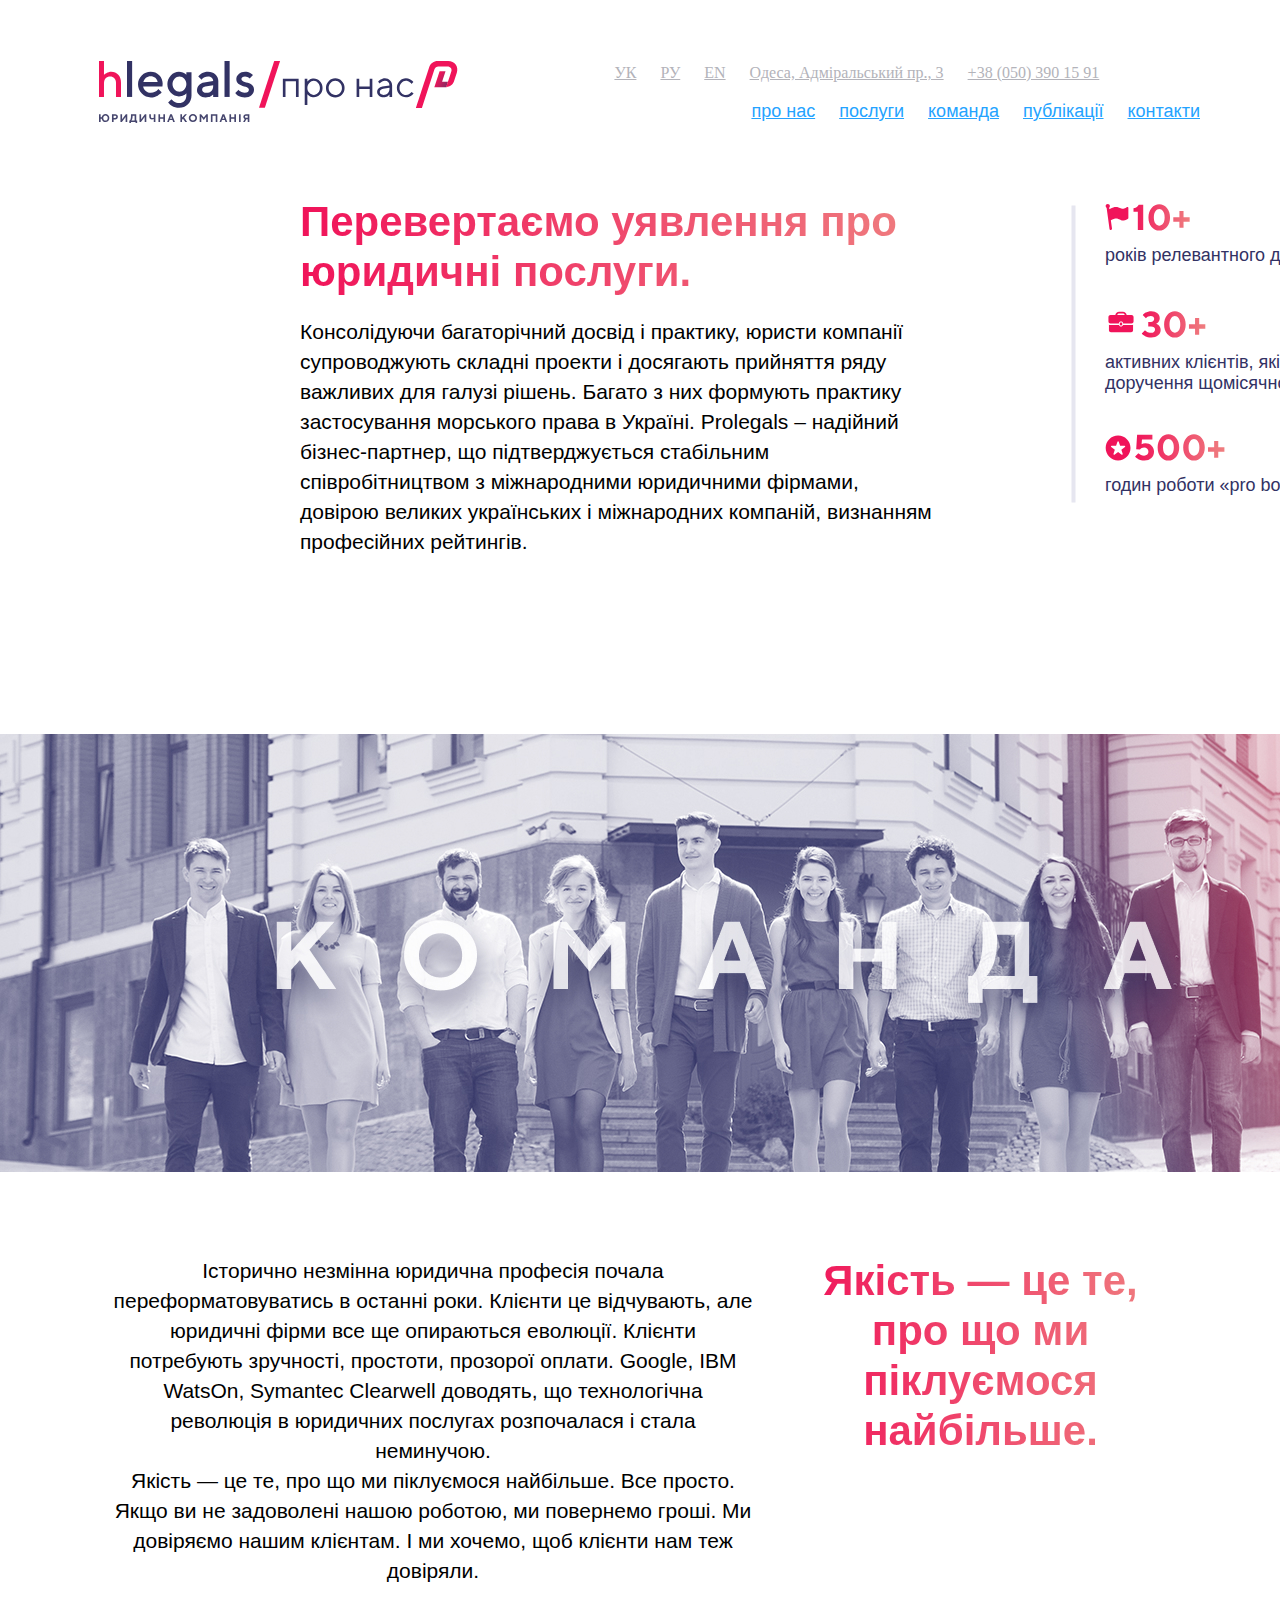
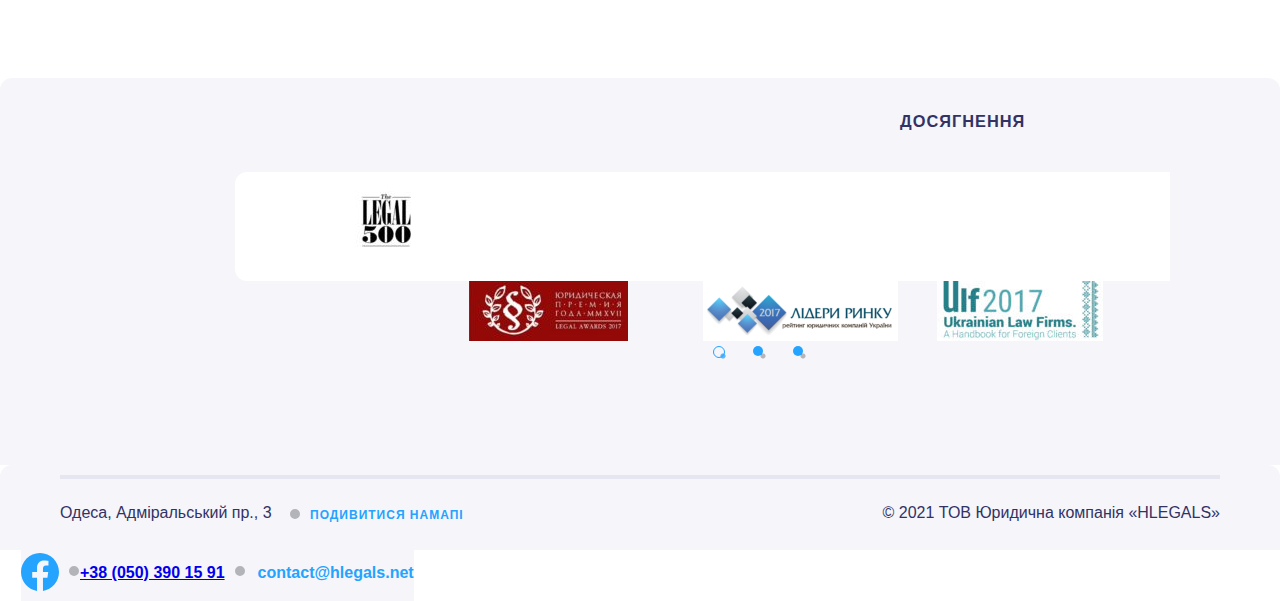
<file: Pages/about.html>
<!doctype html>
<html lang="en">
<head>
	<meta charset="UTF-8">
	<meta name="viewport"
	      content="width=device-width, user-scalable=no, initial-scale=1.0, maximum-scale=1.0, minimum-scale=1.0">
	<meta http-equiv="X-UA-Compatible" content="ie=edge">
	
	<link rel="stylesheet" href="../slick/slick-theme.css">
	<link rel="stylesheet" href="../slick/slick.css">
	<link rel="stylesheet" href="../about.css">
	
	<title>About</title>
</head>
<body>
	<header class="section__header">
		<div class="logo__header"><img src="../img/Logo%20Subsection.svg" alt="logo__header"></div>
		<div class="section1__header__menu">
			<a href="">УК</a>
			<a href="">РУ</a>
			<a href="">EN</a>
			<a href="">Одеса, Адміральський пр., 3</a>
			<a href=""> +38 (050) 390 15 91</a>
			<img src="../img/facebook%20.svg" alt="facebook">
			<br>
			<div class="nav__link">
				<a href="">про нас</a>
				<a href="">послуги</a>
				<a href="">команда</a>
				<a href="">публікації</a>
				<a href="">контакти</a>
			</div>
		</div>
	</header>
	
	<section class="about__main">
		<div class="container">
			<div class="about__left">
				<h1>Перевертаємо уявлення про юридичні послуги.</h1>
				<p>Консолідуючи багаторічний досвід і практику, юристи компанії супроводжують складні проекти і досягають
				   прийняття ряду важливих для галузі рішень. Багато з них формують практику застосування морського права в
				   Україні.
				   Prolegals – надійний бізнес-партнер, що підтверджується стабільним співробітництвом з міжнародними
				   юридичними фірмами, довірою великих українських і міжнародних компаній, визнанням професійних
				   рейтингів.</p>
			</div>
			<div class="about__item"></div>
			<div class="about__right">
				<div class="about__box">
					<img src="../img/flag.svg" alt="flag">
					<img src="../img/10+.svg" alt="10+">
					<p>років релевантного досвіду</p>
				</div>
				<div class="about__box">
					<img src="../img/Clients.svg" alt="case">
					<img src=../img/30+.svg alt="30+">
					<p>активних клієнтів, які довіряють нам свої доручення щомісячно</p>
				</div>
				<div class="about__box">
					<img src="../img/star.svg" alt="star">
					<img src="../img/500+.svg" alt="500+">
					<p>годин роботи «pro bono» щорічно</p>
				</div>
			</div>
		</div>
		<div class="about__team">
			<img src="../img/about__team.jpg" alt="about__team">
			<div class="container">
				<div class="about__text">
				<div class="about__left__text">
					<p>Історично незмінна юридична професія почала переформатовуватись в останні роки. Клієнти це відчувають, але
					   юридичні фірми все ще опираються еволюції. Клієнти потребують зручності, простоти, прозорої оплати. Google,
					   IBM WatsОn, Symantec Clearwell доводять, що технологічна революція в юридичних послугах розпочалася і стала
					   неминучою.
						<br>
					   Якість — це те, про що ми піклуємося найбільше.
					   Все просто. Якщо ви не задоволені нашою роботою, ми повернемо гроші. Ми довіряємо нашим клієнтам. І ми
					   хочемо, щоб клієнти нам теж довіряли.</p>
				</div>
				<div class="about__right__text">
					<h1>Якість — це те, про що ми піклуємося найбільше.</h1>
				</div>
			</div>
			</div>
		</div>
	</section>
	
	<div class="wrapper1">
		<!-- Контент -->
		<div class="slider__text"><h3>Досягнення</h3></div>
		<div class="slider1">
			
			<div class="slider__item filter">
				<div class="slider__box"></div>
				<img src="../img/legal500.png" alt="legal" style="position: relative;
    left: 112px; bottom: 90px">
			</div>
			<div class="slider__item">
				<div class="slider__box"></div>
				<img src="../img/jur.png" alt="jur">
			</div>
			<div class="slider__item filter">
				<div class="slider__box"></div>
				<img src="../img/leader.png" alt="leader">
			</div>
			<div class="slider__item">
				<div class="slider__box"></div>
				<img src="../img/ulf.png" alt="">
			</div>
			<div class="slider__item">
				<div class="slider__box"></div>
				<img src="../img/legal500.png" alt="legal" style="position: relative;
    left: 112px; bottom: 90px">
			</div>
			<div class="slider__item filter">
				<div class="slider__box"></div>
				<img src="../img/jur.png" alt="">
			</div>
			<div class="slider__item">
				<div class="slider__box"></div>
				<img src="../img/leader.png" alt="">
			</div>
			<div class="slider__item filter">
				<div class="slider__box"></div>
				<img src="../img/ulf.png" alt="">
			</div>
			<div class="slider__item">
				<div class="slider__box"></div>
				<img src="../img/leader.png" alt="">
			</div>
			<div class="slider__item">
				<div class="slider__box"></div>
				<img src="../img/ulf.png" alt="">
			</div>
		</div>
		
	</div>
	
	<footer>
		<div class="footer__box2">
			<div class="footer__item"></div>
			<div class="footer__text1">
				<p>Одеса, Адміральський пр., 3</p>
				<p class="footer__right__text1">© 2021 ТОВ Юридична компанія «HLEGALS»</p>
			</div>
			<div class="item__ball23"></div>
			<a class="footer__maps1"
			   href="https://www.google.com/maps/place/%D0%90%D0%B4%D0%BC%D0%B8%D1%80%D0%B0%D0%BB%D1%8C%D1%81%D0%BA%D0%B8%D0%B9+%D0%BF%D1%80%D0%BE%D1%81%D0%BF.,+3,+%D0%9E%D0%B4%D0%B5%D1%81%D1%81%D0%B0,+%D0%9E%D0%B4%D0%B5%D1%81%D1%81%D0%BA%D0%B0%D1%8F+%D0%BE%D0%B1%D0%BB%D0%B0%D1%81%D1%82%D1%8C,+65000/@46.436045,30.7401301,17z/data=!3m1!4b1!4m5!3m4!1s0x40c63396894457b7:0x7f6c5236cbcb70c8!8m2!3d46.436045!4d30.7401301">Подивитися
			                                                                                                                                                                                                                                                                                                                                                                                                                       намапі</a>
			<div class="footer__box1">
				<img src="../img/faceboook.svg" alt="">
				<div class="item__ball1"></div>
				<div class="phone1"><a href="tel:+38 (050) 390 15 91"> +38 (050) 390 15 91</a></div>
				<div class="item__ball12"></div>
				<a class="footer__contact1" href="contact@hlegals.net">contact@hlegals.net</a>
			</div>
		</div>

	</footer>
	<!-- Подключаем jQuery -->
	<script src="https://code.jquery.com/jquery-3.4.1.min.js"></script>
	<!-- Подключаем слайдер Slick -->
	<script src="../slick/slick.min.js"></script>
	<!-- Подключаем файл скриптов -->
	<script src="../js/about.js"></script>
</body>
</html>
</file>
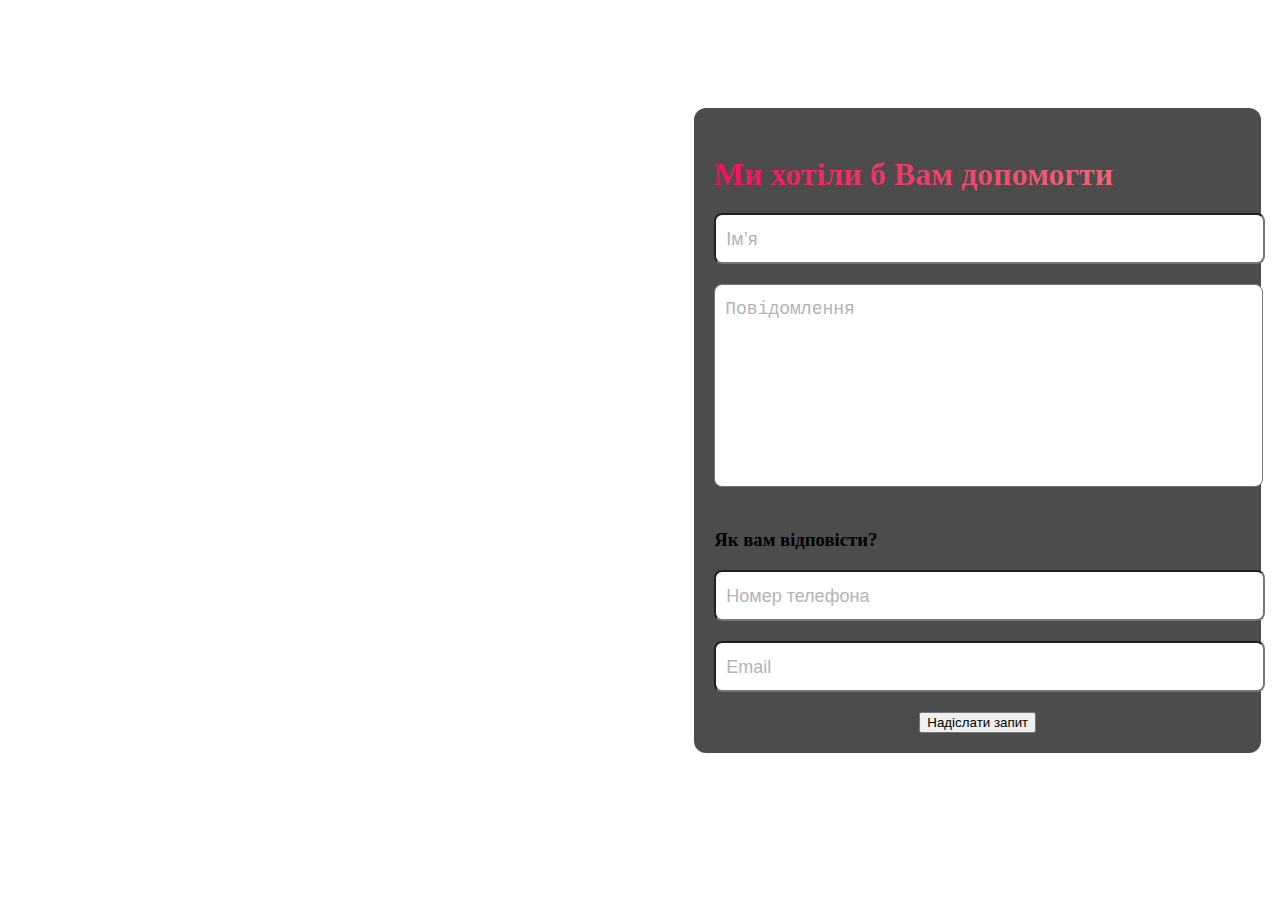
<file: Pages/contact.html>
<!doctype html>
<html lang="en">
<head>
	<meta charset="UTF-8">
	<meta name="viewport"
	      content="width=device-width, user-scalable=no, initial-scale=1.0, maximum-scale=1.0, minimum-scale=1.0">
	<meta http-equiv="X-UA-Compatible" content="ie=edge">
	<link rel="stylesheet" href="../contact.css">
	<title>Document</title>
</head>
<body>
	<div class="container2">
		<div class="flex-around">
			<div class="lc"></div>
			<form class="contact-form">
				<h2>Ми хотіли б Вам допомогти</h2>
				<input type="text" placeholder="Iм’я" class="input">
				<textarea  placeholder="Повідомлення" class="input"></textarea>
				<h3>Як вам відповісти?</h3>
				<input type="text" placeholder="Номер телефона" class="input">
				<input type="email" placeholder="Email" class="input"  pattern="[A-Za-z0-9._%+-]+@[A-Za-z0-9.-]+\.[A-Za-z]{1,63}$">
				<div class="flex_center">
					<button type="submit" class="btn">Надіслати запит</button>
				</div>
			</form>
		</div>
	</div>
	<script>
		document.addEventListener("submit", formSubmit);
		
		function formSubmit(event) {
			event.preventDefault()
			console.log(event, 'event')
		}
	</script>
</body>
</html>
</file>
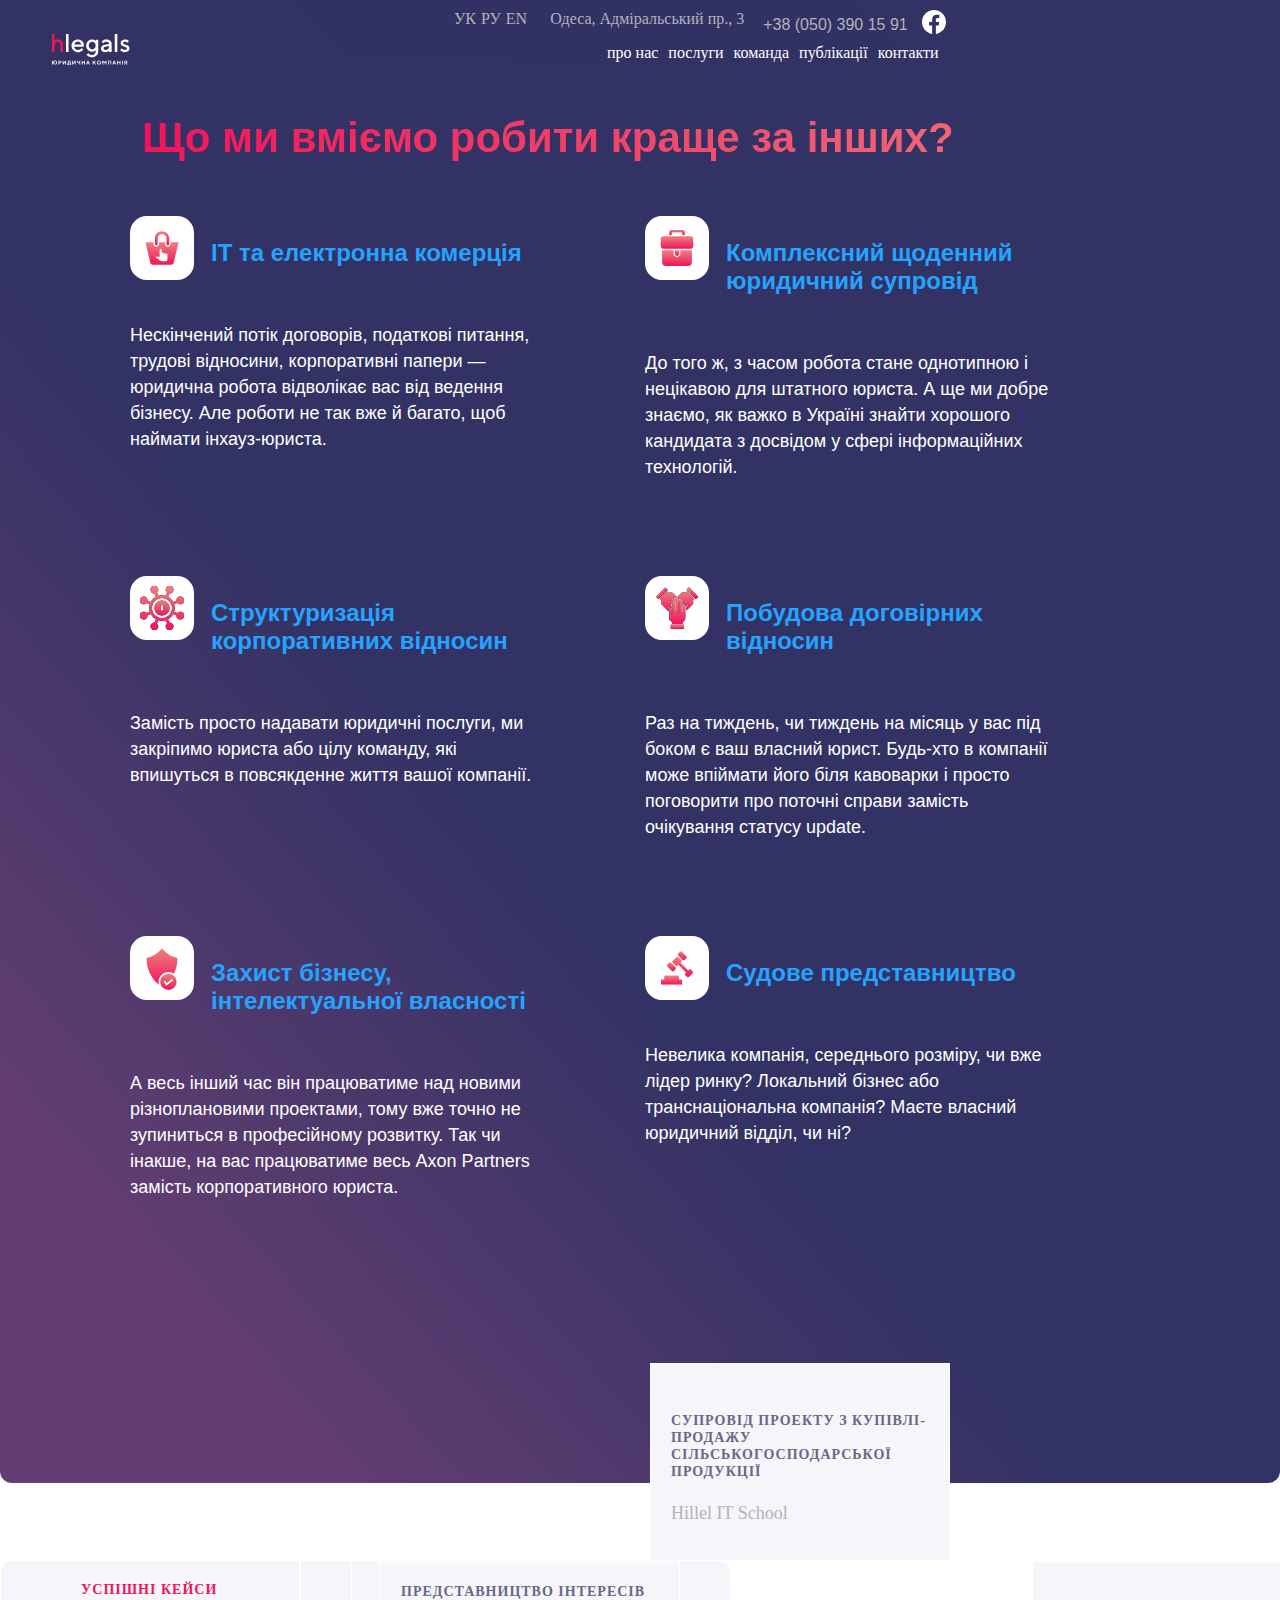
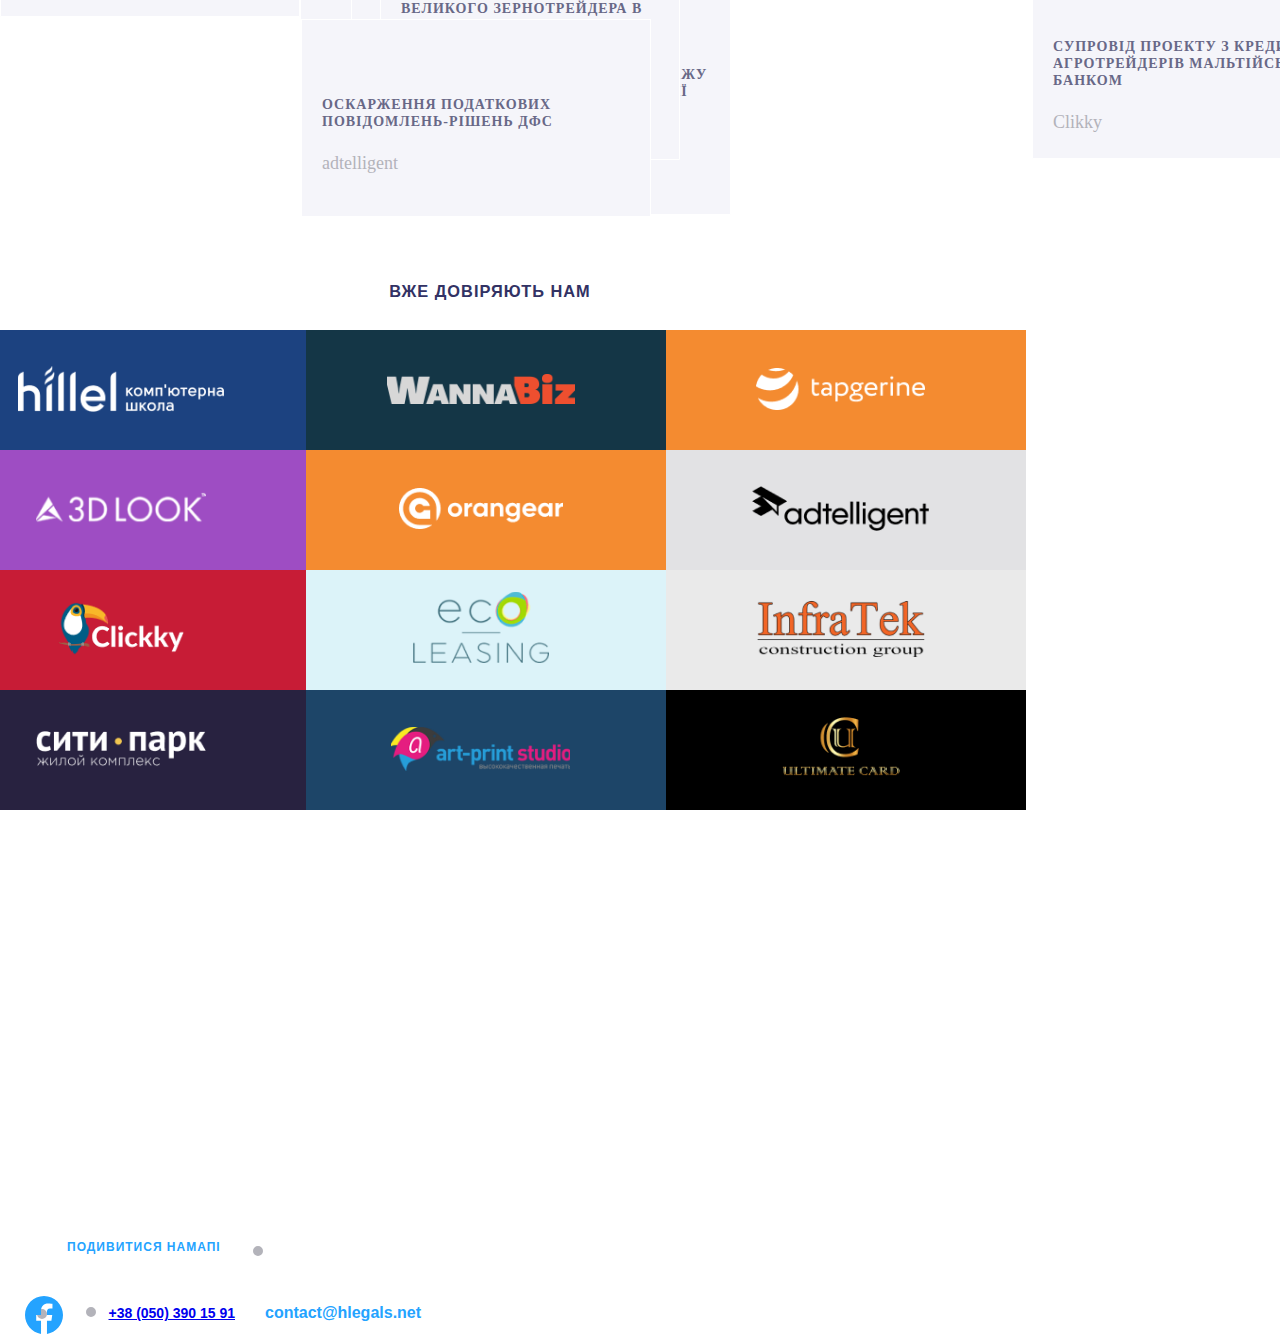
<file: Pages/services.html>
<!doctype html>
<html lang="en">
<head>
	<meta charset="UTF-8">
	<meta name="viewport"
	      content="width=device-width, user-scalable=no, initial-scale=1.0, maximum-scale=1.0, minimum-scale=1.0">
	<meta http-equiv="X-UA-Compatible" content="ie=edge">
	<link rel="stylesheet" href="../services.css">
	<title>services</title>
</head>
<body>
	<header class="section__header">
		<nav>
			
			<div class="navbar">
				<div class="container nav-container">
					
					<input class="checkbox" type="checkbox" name="" id="" />
					<div class="hamburger-lines">
						<span class="line line1"></span>
						<span class="line line2"></span>
						<span class="line line3"></span>
					</div>
					<div class="logo">
						<a href="../index.html"><img src="../img/logo%20mini.svg" alt="logo"></a>
					</div>
					<div class="section1__header__menu">
						<a  class="section1__language" href="">УК</a>
						<a class="section1__language" href="">РУ</a>
						<a class="section1__language" href="">EN</a>
						<a class="section1__location" href="">Одеса, Адміральський пр., 3</a>
						<a class="section1__phone" href=""> +38 (050) 390 15 91</a>
						<img class="section1__image" src="../img/facebook%20.svg" alt="facebook">
					</div>
					<div class="menu__nav">
						<li><a href="#">про нас</a></li>
						<li><a href="#">послуги</a></li>
						<li><a href="#">команда</a></li>
						<li><a href="#">публікації</a></li>
						<li><a href="#">контакти</a></li>
					</div>
					<div class="menu-items">
						<li><a href="#">про нас</a></li>
						<li><a href="#">послуги</a></li>
						<li><a href="#">команда</a></li>
						<li><a href="#">публікації</a></li>
						<li><a href="#">контакти</a></li>
					</div>
				</div>
			</div>
		</nav>
	</header>
	<section>
		<div class="section1__services">
			<div class="section1__bottom__text">
			
				
				<h1>Що ми вміємо робити краще за інших?</h1>
			</div>
			
			
			<div class="wrapper__section1">
				<div class="item">
					<img src="../img/1.svg" alt="">
					<h3>IT та електронна комерція</h3>
					<p>Нескінчений потік договорів, податкові питання, трудові відносини, корпоративні папери — юридична робота
					   відволікає вас від ведення бізнесу. Але роботи не так вже й багато, щоб наймати інхауз-юриста. </p>
				</div>
				<div class="item">
					<img src="../img/2.svg" alt="">
					<h3>Комплексний щоденний
					    юридичний супровід</h3>
					<p>До того ж, з часом робота стане однотипною і нецікавою для штатного юриста. А ще ми добре знаємо, як важко
					   в Україні знайти хорошого кандидата з досвідом у сфері інформаційних технологій.</p>
				</div>
				<div class="item">
					<img src="../img/3.svg" alt="">
					<h3>Структуризація корпоративних відносин</h3>
					<p>Замість просто надавати юридичні послуги, ми закріпимо юриста або цілу команду, які впишуться в повсякденне
					   життя вашої компанії. </p>
				</div>
				<div class="item">
					<img src=../img/4.svg alt="">
					<h3>Побудовa договірних відносин</h3>
					<p>Раз на тиждень, чи тиждень на місяць у вас під боком є ваш власний юрист. Будь-хто в компанії може впіймати
					   його біля кавоварки і просто поговорити про поточні справи замість очікування статусу update.
					
					</p>
				</div>
				<div class="item">
					<img src="../img/5.svg" alt="">
					<h3>Захист бізнесу, інтелектуальної власності</h3>
					<p>А весь інший час він працюватиме над новими різноплановими проектами, тому вже точно не зупиниться в
					   професійному розвитку. Так чи інакше, на вас працюватиме весь Axon Partners замість корпоративного
					   юриста.</p>
				</div>
				<div class="item">
					<img src="../img/6.svg" alt="">
					<h3>Судове представництво</h3>
					<p>Невелика компанія, середнього розміру, чи вже лідер ринку? Локальний бізнес або транснаціональна компанія?
					   Маєте власний юридичний відділ, чи ні?</p>
				</div>
			</div>
		</div>
	</section>
	<section>
		<div class="container">
			<div class="section2__wrapper">
				<div class="section2__box1">
					<h3 class="section2__h3">Успішні кейси</h3>
				</div>
				<div class="section2__box2">
					<h3>Супровід проекту з купівлі-продажу сільськогосподарської продукції</h3>
					<p>Hillel IT School</p>
				</div>
				<div class="section2__box3">
					<h3>Підготовка комплексного юридичного висновку для європейського банку</h3>
					<p>WannaBiz</p>
				</div>
				<div class="section2__box4">
					<h3>Супровід проекту з купівлі-продажу сільськогосподарської продукції</h3>
					<p>tapgerine</p>
				</div>
				<div class="section2__box5">
					<h3>Представництво інтересів великого зернотрейдера в податковому спорі</h3>
					<p>3D LOOK</p>
				</div>
				<div class="section2__box6">
					<h3>Оскарження податкових повідомлень-рішень ДФС</h3>
					<p>adtelligent</p>
				</div>
				<div class="section2__box7">
					<h3>Супровід проекту з кредитування агротрейдерів мальтійським банком</h3>
					<p>Clikky</p>
				</div>
			</div>
		</div>
	</section>
	<div class="section3">
		<div class="section3__text">
			<h3>Вже довіряють нам</h3>
		</div>
		<div class="wrapper">
			<div class="section3__box1">
				
				<img src="../img/hillel.png" alt="hillel">
			</div>
			<div class="section3__box2">
				<img src="../img/wannabiz.png" alt="wanna">
			</div>
			<div class="section3__box3">
				<img src="../img/tapgerine.png" alt="tapgerine">
			</div>
			<div class="section3__box4">
				<img src="../img/3dlook.png" alt="look">
			</div>
			<div class="section3__box5">
				<img src="../img/orangear.png" alt="orangear">
			</div>
			<div class="section3__box6">
				<img src="../img/adteligent.png" alt="adteligent">
			</div>
			<div class="section3__box7">
				<img src="../img/clikky.png" alt="clikky">
			</div>
			<div class="section3__box8">
				<img src="../img/ecolease.png" alt="ecolease">
			</div>
			<div class="section3__box9">
				<img src="../img/infratek.png" alt="infratek">
			</div>
			<div class="section3__box10">
				<img src="../img/sitipark.png" alt="sitipark">
			</div>
			<div class="section3__box11">
				<img src="../img/artprint.png" alt="artprint">
			</div>
			<div class="section3__box12">
				<img src="../img/ultimatecard.png" alt="ultimatecard">
			</div>
		</div>
	</div>

	<footer>
		<div class="container">
			<div class="footer__text">
				<p>Одеса, Адміральський пр., 3</p>
				<p class="footer__right__text">© 2021 ТОВ Юридична компанія «HLEGALS»</p>
			</div>
			<div class="item__ball2"></div>
			<a class="footer__maps"
			   href="https://www.google.com/maps/place/%D0%90%D0%B4%D0%BC%D0%B8%D1%80%D0%B0%D0%BB%D1%8C%D1%81%D0%BA%D0%B8%D0%B9+%D0%BF%D1%80%D0%BE%D1%81%D0%BF.,+3,+%D0%9E%D0%B4%D0%B5%D1%81%D1%81%D0%B0,+%D0%9E%D0%B4%D0%B5%D1%81%D1%81%D0%BA%D0%B0%D1%8F+%D0%BE%D0%B1%D0%BB%D0%B0%D1%81%D1%82%D1%8C,+65000/@46.436045,30.7401301,17z/data=!3m1!4b1!4m5!3m4!1s0x40c63396894457b7:0x7f6c5236cbcb70c8!8m2!3d46.436045!4d30.7401301">Подивитися
			                                                                                                                                                                                                                                                                                                                                                                                                                       намапі</a>
			
			<div class="footer__box">
				<img src="../img/faceboook.svg" alt="">
				<div class="item__ball"></div>
				<div class="phone"><a href="tel:+38 (050) 390 15 91"> +38 (050) 390 15 91</a></div>
				<div class="item__ball1"></div>
				<a class="footer__contact" href="contact@hlegals.net">contact@hlegals.net</a>
			</div>
		</div>
	
	</footer>
</body>
</html>
</file>
<file: about.css>
@charset "UTF-8";
*, *:before, *:after {
  padding: 0;
  margin: 0;
  border: 0;
  box-sizing: border-box;
}

.container1 {
  position: relative;
  top: 900px;
  max-width: 1320px;
  padding: 0 28px;
  margin: 0 auto;
}

.section__header {
  position: relative;
  display: flex;
  justify-content: space-between;
}

.logo__header {
  padding-left: 99px;
  padding-top: 60px;
}

.section1__header__menu {
  padding-right: 60px;
  padding-top: 54px;
}
.section1__header__menu a {
  color: #B3B3BA;
  margin-right: 20px;
  font-style: normal;
  font-weight: 400;
  font-size: 16px;
  line-height: 19px;
}

.section1__header__menu a:hover {
  color: #F0145A;
}

.nav__link {
  padding-top: 19px;
  padding-left: 137px;
}
.nav__link a {
  color: #24A3FF;
  font-family: "TT Norms", sans-serif;
  font-style: normal;
  font-weight: 400;
  font-size: 18px;
  line-height: 21px;
}

.nav__menu {
  display: flex;
  justify-content: space-between;
}

.about__main {
  padding-top: 85px;
}

.about__left {
  position: absolute;
  width: 641px;
  height: 380px;
  left: 300px;
  top: 197px;
}
.about__left h1 {
  width: 641px;
  height: 100px;
  font-family: "TT Norms", sans-serif;
  font-size: 42px;
  line-height: 50px;
  background: linear-gradient(90.13deg, #F0145A 0.84%, #EF8080 99.96%);
  -webkit-background-clip: text;
  -webkit-text-fill-color: transparent;
  background-clip: text;
  text-fill-color: transparent;
}
.about__left p {
  padding-top: 20px;
  height: 260px;
  font-family: "TT Norms", sans-serif;
  font-size: 21px;
  line-height: 30px;
  color: #000000;
}

.about__right {
  position: absolute;
  width: 412px;
  height: 315px;
  left: 855px;
  top: 203px;
}
.about__right p {
  padding-top: 10px;
  font-family: "TT Norms", sans-serif;
  font-size: 18px;
  line-height: 21px;
  color: #323264;
}

.about__box {
  position: relative;
  left: 250px;
  margin-bottom: 40px;
}

.about__left__text {
  width: 641px;
  height: 340px;
}
.about__left__text p {
  font-family: "TT Norms", sans-serif;
  font-size: 21px;
  line-height: 30px;
  color: #000000;
}

.about__right__text {
  width: 414px;
  height: 150px;
}
.about__right__text h1 {
  font-family: "TT Norms", sans-serif;
  font-size: 42px;
  line-height: 50px;
  background: linear-gradient(90.13deg, #F0145A 0.84%, #EF8080 99.96%);
  -webkit-background-clip: text;
  -webkit-text-fill-color: transparent;
  background-clip: text;
  text-fill-color: transparent;
}

.about__team {
  text-align: center;
  position: relative;
  top: 518px;
}

.about__text {
  display: flex;
  padding-top: 80px;
  justify-content: center;
}

.about__item {
  position: relative;
  width: 297px;
  border: 2px solid #E6E6F0;
  transform: rotate(-90deg);
  left: 925px;
  top: 140px;
}

.about__left__text {
  font-family: "TT Norms", sans-serif;
  font-size: 21px;
  line-height: 30px;
  color: #000000;
}

.about__right__text {
  padding-left: 40px;
}

.wrapper1 {
  position: relative;
  top: 600px;
  background: #F5F5FA;
  border-radius: 12px 12px 0px 0px;
  height: 387px;
  padding: 50px;
  display: flex;
  justify-content: center;
  align-items: center;
  overflow: hidden;
}

@media (max-width: 767px) {
  .wrapper1 {
    padding: 50px 10px;
  }
}
/* Основные стили */
/* Слайдер */
.slick-slider {
  min-width: 0;
}

/* Ограничивающая оболочка */
.slick-list {
  overflow: hidden;
}

/* Лента слайдов */
.slick-track {
  display: flex;
  align-items: flex-start;
}

/* Конкретный слайдер */
.slider__box {
  width: 300px;
  height: 109px;
  background: #FFFFFF;
  border-radius: 12px;
}

.slider1 {
  position: relative;
  padding: 0px 60px;
}

.slider__text {
  position: relative;
  bottom: 150px;
  left: 850px;
  font-family: "TT Norms", sans-serif;
  font-size: 14px;
  line-height: 17px;
  letter-spacing: 1px;
  text-transform: uppercase;
  color: #323264;
}

@media (max-width: 767px) {
  .slider1 {
    padding: 0 40px;
  }
}
.slider1 .slick-arrow {
  position: absolute;
  top: 50%;
  margin: -30px 0px 0px 0px;
  z-index: 10;
  font-size: 0;
  width: 30px;
  height: 60px;
}

.slider1 .slick-arrow.slick-disabled {
  opacity: 0.2;
}

.slider1 .slick-dots {
  display: flex;
  align-items: center;
  justify-content: center;
}

.slider1 .slick-dots li {
  list-style: none;
  margin: 0px 10px;
}

.slider1 .slick-dots button {
  font-size: 0;
  width: 10px;
  height: 10px;
  background-color: #24A3FF;
  border-radius: 50%;
}

.slider1 .slick-dots li.slick-active button {
  background-color: transparent;
  border: 1px solid #24A3FF;
}

.slider__item img {
  max-width: 100%;
}

.footer__box2 {
  position: relative;
  top: 600px;
  padding: 0 60px;
  margin: 0 auto;
  background: #F5F5FA;
  border-radius: 12px 12px 0px 0px;
}

.footer__text1 {
  font-family: "TT Norms", sans-serif;
  font-style: normal;
  font-weight: 400;
  font-size: 16px;
  line-height: 19px;
  color: #323264;
  padding-top: 34px;
  display: flex;
  justify-content: space-between;
}
.footer__text1 .footer__right__text {
  font-family: "TT Norms", sans-serif;
  font-style: normal;
  font-weight: 400;
  font-size: 16px;
  line-height: 19px;
  color: #B3B3BA;
}

.footer__maps1 {
  text-decoration: none;
  position: relative;
  bottom: 27px;
  left: 250px;
  font-family: "TT Norms", sans-serif;
  font-style: normal;
  font-weight: 700;
  font-size: 12px;
  line-height: 14px;
  letter-spacing: 1px;
  text-transform: uppercase;
  color: #24A3FF;
}

.footer__box1 {
  left: 21px;
  background: #F5F5FA;
  padding-top: 31px;
  position: absolute;
  display: inline-flex;
}
.footer__box1 img {
  margin-right: 10px;
  position: relative;
  bottom: 10px;
}

.item__ball1 {
  position: relative;
  top: 3px;
  margin-right: 1px;
  border: 5px solid #B3B3BA;
  border-radius: 50%;
  height: 3px;
  width: 3px;
}

.phone1 {
  text-decoration: none;
  font-family: "TT Norms", sans-serif;
  font-style: normal;
  font-weight: 700;
  font-size: 16px;
  line-height: 19px;
  text-align: right;
  color: black;
  margin-right: 10px;
}

.item__ball12 {
  margin-right: 13px;
  position: relative;
  top: 3px;
  border: 5px solid #B3B3BA;
  border-radius: 50%;
  height: 3px;
  width: 3px;
}

.item__ball23 {
  bottom: 13px;
  left: 230px;
  position: relative;
  border: 5px solid #B3B3BA;
  border-radius: 50%;
  height: 3px;
  width: 3px;
}

.footer__contact1 {
  text-decoration: none;
  font-family: "TT Norms", sans-serif;
  font-style: normal;
  font-weight: 700;
  font-size: 16px;
  line-height: 19px;
  color: #24A3FF;
}

.footer__item {
  top: 10px;
  position: relative;
  border: 2px solid #E6E6F0;
}

/*# sourceMappingURL=about.css.map */
</file>
<file: contact.css>
.container2 {
  max-width: 1440px;
  width: 100%;
  margin: 0 auto;
  padding: 0 24px;
}
@media screen and (min-width: 1024px) {
  .container2 {
    padding: 0 60px;
  }
}
.container2 h2 {
  margin-bottom: 20px;
  font-size: 32px;
  line-height: 38px;
  background: linear-gradient(90.13deg, #F0145A 0.84%, #EF8080 99.96%);
  -webkit-background-clip: text;
  -webkit-text-fill-color: transparent;
  background-clip: text;
  text-fill-color: transparent;
}
.container2 .flex-around {
  display: flex;
  justify-content: space-around;
  flex-wrap: wrap;
}
.container2 .flex_center {
  display: flex;
  justify-content: center;
}
.container2 .lc {
  width: 414px;
}
.container2 textarea {
  resize: none;
  height: 180px;
}
.container2 .contact-form {
  margin-top: 100px;
  max-width: 527px;
  width: 100%;
  background: #4c4c4c;
  border-radius: 12px;
  padding: 20px;
}
.container2 .contact-form .caps {
  color: #B3B3BA;
  margin-bottom: 10px;
}
.container2 .contact-form .btn {
  margin: 0 auto;
}
.container2 .contact-form .input {
  background: #FFFFFF;
  width: 100%;
  margin-bottom: 20px;
  border-radius: 8px;
  font-size: 18px;
  line-height: 26px;
  padding: 11px 10px 10px;
  color: #000000;
}
.container2 .contact-form .input::placeholder {
  color: #B3B3BA;
}

/*# sourceMappingURL=contact.css.map */
</file>
<file: services.css>
html {
  outline: none;
}

* {
  margin: 0;
  padding: 0;
  box-sizing: border-box;
  outline: none;
}
* .navbar .nav-container a:hover {
  font-weight: bolder;
  color: #F0145A;
}

.container {
  max-width: 1320px;
  padding: 0 28px;
  margin: 0 auto;
}

.menu__nav {
  display: none;
}

.main__section {
  min-height: 100vh;
  background: linear-gradient(42.01deg, #323264 14.33%, #323264 51.39%, #323264 87.53%);
}
.main__section img {
  width: 430px;
  position: absolute;
  top: 176px;
  left: -46px;
}
.main__section h1 {
  width: 250px;
  height: 90px;
  position: absolute;
  top: 219px;
  left: 68px;
  font-family: "TT Norms", sans-serif;
  font-size: 26px;
  line-height: 45px;
  color: #FFFFFF;
}

.section__header {
  position: relative;
}

.section1__header__menu {
  margin-right: 23px;
  padding-top: 20px;
  display: flex;
  justify-content: space-between;
}

.section1__language {
  margin-left: -14px;
  text-decoration: none;
  color: #B3B3BA;
}

.section1__language:active {
  background: #F0145A;
  border-radius: 6px;
  width: 22px;
  color: white;
}

.section1__location {
  display: none;
}

.section1__phone {
  text-decoration: none;
  font-family: "TT Norms", sans-serif;
  font-size: 16px;
  line-height: 19px;
  color: #B3B3BA;
  left: 42px;
  position: relative;
}

.section1__phone:hover {
  color: #F0145A;
}

.section1__image {
  display: none;
}

.navbar {
  background: linear-gradient(42.01deg, #323264 14.33%, #323264 51.39%, #323264 87.53%);
  width: 100%;
}

.nav-container {
  display: block;
  position: relative;
  height: 60px;
}

.navbar .menu-items {
  display: flex;
}
.navbar .menu-items a {
  text-decoration: none;
  color: #fbfcfc;
  font-weight: 500;
  font-size: 1.2rem;
  padding: 0.7rem;
}
.navbar .menu-items li {
  list-style: none;
}

.navbar .nav-container a:hover {
  font-weight: bolder;
}

.nav-container {
  display: block;
  position: relative;
  height: 60px;
}

.nav-container .checkbox {
  position: absolute;
  display: block;
  height: 32px;
  width: 32px;
  top: 67px;
  right: 15px;
  z-index: 5;
  opacity: 0;
  cursor: pointer;
}

.nav-container .hamburger-lines {
  height: 18px;
  width: 26px;
  position: fixed;
  top: 67px;
  right: 15px;
  z-index: 2;
  display: flex;
  flex-direction: column;
  justify-content: space-between;
}

.nav-container .hamburger-lines .line {
  display: block;
  height: 2px;
  width: 100%;
  border-radius: 10px;
  background: #f8fdff;
}

.nav-container .hamburger-lines .line1 {
  transform-origin: 0% 0%;
  transition: transform 0.4s ease-in-out;
}

.nav-container .hamburger-lines .line2 {
  transition: transform 0.2s ease-in-out;
}

.nav-container .hamburger-lines .line3 {
  transform-origin: 0% 100%;
  transition: transform 0.4s ease-in-out;
}

.navbar .menu-items {
  position: fixed;
  padding-top: 120px;
  background: linear-gradient(42.01deg, #323264 14.33%, #323264 51.39%, #7A425E 87.53%);
  height: 100vh;
  width: 126%;
  transform: translate(-150%);
  display: flex;
  flex-direction: column;
  margin-left: -90px;
  padding-left: 50px;
  transition: transform 0.5s ease-in-out;
  text-align: center;
  z-index: 1;
}

.navbar .menu-items li {
  margin-bottom: 1.2rem;
  font-size: 1.5rem;
  font-weight: 500;
}

.logo {
  position: absolute;
  top: 67px;
  left: 15px;
  font-size: 1.2rem;
  color: #0e2431;
}

.nav-container input[type=checkbox]:checked ~ .menu-items {
  transform: translateX(0);
}

.nav-container input[type=checkbox]:checked ~ .hamburger-lines .line1 {
  transform: rotate(45deg);
}

.nav-container input[type=checkbox]:checked ~ .hamburger-lines .line2 {
  transform: scaleY(0);
}

.nav-container input[type=checkbox]:checked ~ .hamburger-lines .line3 {
  transform: rotate(-45deg);
}

.nav-container input[type=checkbox]:checked ~ .logo {
  display: none;
}

.nav-container input[type=checkbox]:checked ~ .section1__header__menu {
  display: none;
}

.section1__services {
  padding-top: 50px;
  background: linear-gradient(228.57deg, #323264 11.93%, #323264 57.17%, #643E72 87.46%);
  border-radius: 0 0 12px 12px;
}

.section1__bottom__text h1 {
  padding: 3px 20px 68px 17px;
  background: linear-gradient(90.13deg, #F0145A 0.84%, #EF8080 99.96%);
  -webkit-background-clip: text;
  -webkit-text-fill-color: transparent;
  font-family: "TT Norms", sans-serif;
  font-size: 32px;
  line-height: 38px;
}

.wrapper__section1 {
  display: inline-flex;
  flex-direction: column;
  padding-left: 20px;
  padding-right: 20px;
}

.item h3 {
  padding: 0 20px 0 20px;
  left: 51px;
  bottom: 80px;
  position: relative;
  font-family: "TT Norms", sans-serif;
  font-size: 16px;
  line-height: 28px;
  color: #24A3FF;
}
.item p {
  position: relative;
  font-family: "TT Norms", sans-serif;
  font-size: 16px;
  line-height: 26px;
  color: white;
  bottom: 40px;
  padding-top: 0;
}
.item img {
  width: 64px;
  height: 64px;
  position: relative;
  bottom: 15px;
}

.section2__wrapper {
  display: flex;
  flex-wrap: wrap;
  padding-top: 77px;
  position: relative;
}
.section2__wrapper h3 {
  color: #686887;
  font-size: 14px;
  line-height: 17px;
  letter-spacing: 1px;
  text-transform: uppercase;
}
.section2__wrapper p {
  padding-top: 20px;
  font-size: 18px;
  line-height: 26px;
  color: #B3B3BA;
}

.section2__box1 {
  padding-top: 20px;
  padding-left: 20px;
  width: 433px;
  height: 57px;
  background: #F5F5FA;
  border: 1px solid #FFFFFF;
  border-radius: 12px 0 0 0;
  display: grid;
  order: -1;
}
.section2__box1 .section2__h3 {
  color: #F0145A;
}

.section2__box2 {
  top: 0;
  padding: 23px 20px 66px 20px;
  width: 335px;
  height: 146px;
  background: #F5F5FA;
  border: 1px solid #FFFFFF;
  border-radius: 0;
  font-size: 24px;
  line-height: 28px;
  position: relative;
}

.section2__box3 {
  padding: 5px 20px 66px 20px;
  width: 335px;
  height: 140px;
  background: #F5F5FA;
  border: 1px solid #FFFFFF;
  border-radius: 0;
  display: grid;
  order: -1;
}

.section2__box4 {
  padding: 16px 20px 66px 20px;
  top: 0;
  width: 335px;
  height: 140px;
  background: #F5F5FA;
  border: 1px solid #FFFFFF;
  border-radius: 0 12px 0 0;
  position: relative;
}

.section2__box5 {
  padding: 14px 20px 66px 20px;
  height: 140px;
  background: #F5F5FA;
  border: 1px solid #FFFFFF;
  border-radius: 0 0 0 12px;
  position: relative;
}

.section2__box6 {
  padding: 16px 20px 66px 20px;
  width: 340px;
  height: 142px;
  background: #F5F5FA;
  border: 1px solid #FFFFFF;
  border-radius: 0;
  display: grid;
  order: 1;
  position: relative;
  bottom: 138px;
}

.section2__box7 {
  padding: 16px 20px 66px 20px;
  width: 340px;
  height: 140px;
  background: #F5F5FA;
  border: 1px solid #FFFFFF;
  border-radius: 0 0 12px 0;
  position: relative;
  bottom: -146px;
}

.section3 {
  padding-top: 30px;
  width: 1440px;
  margin: 0 auto;
}

.wrapper {
  display: grid;
  grid-template-columns: repeat(2, 150px);
}

.section3__text {
  text-align: center;
  position: relative;
  padding-bottom: 30px;
  font-family: "TT Norms", sans-serif;
  font-size: 14px;
  line-height: 17px;
  color: #323264;
  left: -561px;
  letter-spacing: 1px;
  text-transform: uppercase;
}

.section3__box1 {
  background: #1C4280;
  width: 150px;
  height: 90px;
}
.section3__box1 img {
  width: 141px;
  padding-left: 10px;
  padding-top: 20px;
}

.section3__box2 {
  width: 170px;
  height: 90px;
  background: #143646;
}
.section3__box2 img {
  width: 141px;
  padding-left: 20px;
  padding-top: 25px;
}

.section3__box3 {
  width: 150px;
  height: 90px;
  background: #F48B30;
}
.section3__box3 img {
  width: 141px;
  padding-left: 10px;
  padding-top: 20px;
}

.section3__box4 {
  width: 170px;
  height: 90px;
  background: #9E4DC3;
}
.section3__box4 img {
  width: 141px;
  padding-left: 10px;
  padding-top: 20px;
}

.section3__box5 {
  width: 150px;
  height: 90px;
  background: #F48B30;
}
.section3__box5 img {
  width: 141px;
  padding-left: 10px;
  padding-top: 20px;
}

.section3__box6 {
  width: 170px;
  height: 90px;
  background: #E2E2E4;
}
.section3__box6 img {
  width: 141px;
  padding-left: 10px;
  padding-top: 20px;
}

.section3__box7 {
  width: 150px;
  height: 90px;
  background: #C71C36;
}
.section3__box7 img {
  width: 141px;
  padding-left: 10px;
  padding-top: 20px;
}

.section3__box8 {
  width: 170px;
  height: 90px;
  background: #DCF3F9;
}
.section3__box8 img {
  width: 141px;
  padding-left: 10px;
  padding-top: 10px;
}

.section3__box9 {
  width: 150px;
  height: 90px;
  background: #EAEAEA;
}
.section3__box9 img {
  width: 141px;
  padding-left: 10px;
  padding-top: 20px;
}

.section3__box10 {
  width: 170px;
  height: 90px;
  background: #282240;
}
.section3__box10 img {
  width: 141px;
  padding-left: 20px;
  padding-top: 25px;
}

.section3__box11 {
  width: 150px;
  height: 90px;
  background: #1D4568;
}
.section3__box11 img {
  width: 141px;
  padding-left: 10px;
  padding-top: 20px;
}

.section3__box12 {
  width: 170px;
  height: 90px;
  background: #000000;
}
.section3__box12 img {
  width: 141px;
  padding-left: 10px;
}

.footer__text {
  display: none;
  font-family: "TT Norms", sans-serif;
  font-style: normal;
  font-weight: 400;
  font-size: 16px;
  line-height: 19px;
  color: #323264;
  padding-top: 34px;
  display: inline-flex;
  position: relative;
  left: 23px;
}
.footer__text .footer__right__text {
  display: none;
  font-family: "TT Norms", sans-serif;
  font-style: normal;
  font-weight: 400;
  font-size: 16px;
  line-height: 19px;
  color: #B3B3BA;
  bottom: -203px;
  left: 15px;
  position: absolute;
}
.footer__text p {
  display: none;
  position: relative;
  left: 10px;
}

.footer__maps {
  top: -23px;
  position: relative;
  font-family: "TT Norms", sans-serif;
  font-style: normal;
  font-weight: 700;
  font-size: 12px;
  line-height: 14px;
  letter-spacing: 1px;
  text-transform: uppercase;
  color: rgb(36, 163, 255);
  left: 67px;
  text-decoration: none;
}

.footer__box {
  left: 320px;
  padding-top: 31px;
  position: absolute;
  display: inline-flex;
}
.footer__box img {
  position: relative;
  bottom: 43px;
  left: -191px;
}

.item__ball {
  display: none;
  position: relative;
  top: 3px;
  margin-right: 1px;
  border: 5px solid #B3B3BA;
  border-radius: 50%;
  height: 3px;
  width: 3px;
}

.phone {
  text-decoration: none;
  font-family: "TT Norms", sans-serif;
  font-style: normal;
  font-weight: 700;
  font-size: 16px;
  line-height: 19px;
  text-align: right;
  color: black;
  position: absolute;
  /* margin-right: 10px; */
  left: -238px;
  bottom: -33px;
}

.item__ball1 {
  display: none;
  margin-right: 13px;
  position: relative;
  top: 3px;
  border: 5px solid #B3B3BA;
  border-radius: 50%;
  height: 3px;
  width: 3px;
}

.item__ball2 {
  display: none;
  bottom: 13px;
  left: 230px;
  position: relative;
  border: 5px solid #B3B3BA;
  border-radius: 50%;
  height: 3px;
  width: 3px;
}

.footer__contact {
  text-decoration: none;
  font-family: "TT Norms", sans-serif;
  font-style: normal;
  font-weight: 700;
  font-size: 16px;
  line-height: 19px;
  color: #24A3FF;
  position: absolute;
  left: -249px;
  bottom: 57px;
}

.container2 {
  max-width: 1320px;
  padding: 0 28px;
  margin: 0 auto;
}

@media screen and (min-width: 375px) {
  .wrapper {
    padding-left: 28px;
    display: grid;
    grid-template-columns: repeat(2, 150px);
  }
  .footer__text {
    font-family: "TT Norms", sans-serif;
    font-style: normal;
    font-weight: 400;
    font-size: 16px;
    line-height: 19px;
    color: #323264;
    padding-top: 34px;
    display: inline-flex;
    position: relative;
    left: 23px;
  }
  .footer__maps {
    top: -5px;
    text-decoration: none;
    position: relative;
    bottom: 27px;
    font-family: "TT Norms", sans-serif;
    font-style: normal;
    font-weight: 700;
    font-size: 12px;
    line-height: 14px;
    letter-spacing: 1px;
    text-transform: uppercase;
    color: #24A3FF;
    left: 48px;
  }
  .footer__box img {
    position: relative;
    bottom: 0;
    left: -161px;
  }
  .phone {
    text-decoration: none;
    font-family: "TT Norms", sans-serif;
    font-style: normal;
    font-weight: 700;
    font-size: 16px;
    line-height: 19px;
    text-align: right;
    color: black;
    position: absolute;
    left: -213px;
    bottom: -33px;
  }
  .footer__contact {
    text-decoration: none;
    font-family: "TT Norms", sans-serif;
    font-style: normal;
    font-weight: 700;
    font-size: 16px;
    line-height: 19px;
    color: #24A3FF;
    position: absolute;
    left: -217px;
    bottom: -68px;
  }
  .footer__section {
    display: flex;
    flex-direction: column;
  }
  .container2 {
    padding: 0 57px;
    max-width: 1320px;
    margin: 0 auto;
  }
  .menu__nav {
    display: none;
  }
}
@media screen and (min-width: 768px) {
  .navbar .menu-items {
    position: fixed;
    padding-top: 120px;
    background: linear-gradient(42.01deg, #323264 14.33%, #323264 51.39%, #7A425E 87.53%);
    height: 100vh;
    width: 126%;
    transform: translate(-150%);
    display: flex;
    flex-direction: column;
    margin-left: -158px;
    padding-left: 50px;
    transition: transform 0.5s ease-in-out;
    text-align: center;
    z-index: 1;
    outline: none;
  }
  .section1__header__menu {
    margin-left: 432px;
    padding-top: 20px;
    display: flex;
    justify-content: space-between;
  }
  .section1__language {
    margin-left: -448px;
    text-decoration: none;
    color: #B3B3BA;
  }
  .main__section img {
    width: 430px;
    position: absolute;
    top: 135px;
    left: 174px;
  }
  .main__section h1 {
    width: 250px;
    height: 90px;
    position: absolute;
    top: 178px;
    left: 300px;
    font-family: "TT Norms", sans-serif;
    font-size: 26px;
    line-height: 45px;
    color: #FFFFFF;
  }
  .text h1 {
    font-family: "TT Norms", sans-serif;
    font-style: normal;
    font-weight: 700;
    font-size: 29px;
    width: 402px;
    height: 300px;
    background: linear-gradient(90.13deg, #F0145A 0.84%, #EF8080 99.96%);
    -webkit-background-clip: text;
    -webkit-text-fill-color: transparent;
    position: relative;
    top: -219px;
    right: -244px;
  }
  .text h3 {
    padding-top: 20px;
    position: relative;
    top: -253px;
    left: 246px;
    color: #24A3FF;
    font-family: "TT Norms", sans-serif;
    font-style: normal;
    font-weight: 700;
    font-size: 14px;
    line-height: 17px;
    letter-spacing: 1px;
    text-transform: uppercase;
  }
  .section2__wrapper {
    display: flex;
    flex-wrap: wrap;
    padding-top: 77px;
    padding-left: 19px;
    position: relative;
  }
  .section2__h3 {
    color: #F0145A;
    position: relative;
    left: 244px;
  }
  .section2__box1 {
    padding-top: 20px;
    padding-left: 20px;
    width: 670px;
    height: 57px;
    background: #F5F5FA;
    border: 1px solid #FFFFFF;
    border-radius: 12px 0 0 0;
    display: grid;
    order: -1;
  }
  .section2__box2 {
    top: 0;
    padding: 23px 20px 66px 20px;
    width: 335px;
    height: 146px;
    background: #F5F5FA;
    border: 1px solid #FFFFFF;
    border-radius: 0;
    font-size: 24px;
    line-height: 28px;
    position: relative;
  }
  .section2__box3 {
    padding: 5px 20px 66px 20px;
    width: 335px;
    height: 146px;
    background: #F5F5FA;
    border: 1px solid #FFFFFF;
    border-radius: 0;
    display: grid;
    order: -1;
  }
  .section2__box4 {
    padding: 16px 20px 66px 20px;
    top: 0;
    width: 335px;
    height: 146px;
    background: #F5F5FA;
    border: 1px solid #FFFFFF;
    border-radius: 0;
    position: relative;
  }
  .section2__box5 {
    padding: 14px 20px 66px 20px;
    width: 335px;
    height: 146px;
    background: #F5F5FA;
    border: 1px solid #FFFFFF;
    border-radius: 0;
    position: relative;
  }
  .section2__box6 {
    padding: 16px 20px 66px 20px;
    width: 335px;
    height: 146px;
    background: #F5F5FA;
    border: 1px solid #FFFFFF;
    border-radius: 0;
    display: grid;
    order: 1;
    position: relative;
    bottom: 0;
  }
  .section2__box7 {
    padding: 16px 20px 66px 20px;
    width: 335px;
    height: 146px;
    background: #F5F5FA;
    border: 1px solid #FFFFFF;
    border-radius: 0;
    position: relative;
    bottom: 0;
  }
  .section3__text {
    text-align: center;
    position: relative;
    padding-bottom: 30px;
    font-family: "TT Norms", sans-serif;
    font-size: 14px;
    line-height: 17px;
    color: #323264;
    left: -343px;
    letter-spacing: 1px;
    text-transform: uppercase;
  }
  .wrapper {
    padding-left: 148px;
    display: grid;
    grid-template-columns: repeat(3, 150px);
  }
  .section3__box3 {
    width: 170px;
    height: 90px;
    background: #F48B30;
  }
  .section3__box9 {
    width: 170px;
    height: 90px;
    background: #EAEAEA;
  }
  .footer__section {
    display: flex;
    flex-direction: column;
  }
  .container2 {
    padding: 0 231px;
    max-width: 1320px;
    margin: 0 auto;
  }
  .menu__nav {
    display: none;
  }
  .section1__services {
    background: linear-gradient(228.57deg, #323264 11.93%, #323264 57.17%, #643E72 87.46%);
    border-radius: 0 0 12px 12px;
    padding-top: 69px;
  }
  .footer__text {
    font-family: "TT Norms", sans-serif;
    font-style: normal;
    font-weight: 400;
    font-size: 16px;
    line-height: 19px;
    color: #323264;
    padding-top: 40px;
    display: inline-flex;
    position: relative;
    left: -15px;
  }
  .footer__text .footer__right__text {
    font-family: "TT Norms", sans-serif;
    font-style: normal;
    font-weight: 400;
    font-size: 16px;
    line-height: 19px;
    color: #B3B3BA;
    left: 194px;
    position: relative;
    bottom: 5px;
  }
  .footer__maps {
    top: -5px;
    position: relative;
    font-family: "TT Norms", sans-serif;
    font-style: normal;
    font-weight: 700;
    font-size: 12px;
    line-height: 14px;
    letter-spacing: 1px;
    text-transform: uppercase;
    color: rgb(36, 163, 255);
    left: 39px;
    text-decoration: none;
  }
  .item__ball {
    display: flex;
    position: relative;
    right: 307px;
    top: -31px;
    margin-right: 1px;
    border: 5px solid #B3B3BA;
    border-radius: 50%;
    height: 3px;
    width: 3px;
  }
  .footer__box img {
    position: relative;
    bottom: 41px;
    left: -311px;
  }
  .footer__contact {
    text-decoration: none;
    font-family: "TT Norms", sans-serif;
    font-style: normal;
    font-weight: 700;
    font-size: 16px;
    line-height: 19px;
    color: #24A3FF;
    position: absolute;
    left: 279px;
    bottom: 63px;
  }
  .item__ball1 {
    display: flex;
    margin-right: 13px;
    position: relative;
    top: -39px;
    border: 5px solid #B3B3BA;
    border-radius: 50%;
    height: 3px;
    width: 3px;
    right: -208px;
  }
  .phone {
    text-decoration: none;
    font-family: "TT Norms", sans-serif;
    font-style: normal;
    font-weight: 700;
    font-size: 14px;
    line-height: 19px;
    text-align: right;
    color: black;
    position: absolute;
    right: -173px;
    bottom: 62px;
  }
  .item__ball2 {
    display: flex;
    bottom: -2px;
    left: 391px;
    position: relative;
    border: 5px solid #B3B3BA;
    border-radius: 50%;
    height: 3px;
    width: 3px;
  }
}
@media screen and (min-width: 1024px) {
  .logo {
    position: absolute;
    top: 34px;
    left: 52px;
    font-size: 1.2rem;
    color: #0e2431;
  }
  .section1__header__menu {
    display: inline-flex;
    position: relative;
    left: -11px;
  }
  .section1__language {
    display: flex;
    position: relative;
    bottom: 10px;
    padding-left: 453px;
  }
  .section1__location {
    text-decoration: none;
    color: #B3B3BA;
    display: flex;
    position: relative;
    bottom: 10px;
    left: 23px;
  }
  .section1__phone {
    text-decoration: none;
    font-family: "TT Norms", sans-serif;
    font-size: 16px;
    line-height: 19px;
    color: #B3B3BA;
    left: 42px;
    position: relative;
    bottom: 5px;
  }
  .section1__image {
    display: flex;
    position: relative;
    left: 56px;
    bottom: 10px;
  }
  .menu__nav {
    display: inline-flex;
    list-style: none;
    position: relative;
    left: 569px;
  }
  .menu__nav a {
    text-decoration: none;
    margin-left: 10px;
    color: #FFFFFF;
  }
  .navbar {
    background: linear-gradient(42.01deg, #323264 14.33%, #313163 56.39%, #323264 72.53%);
    width: 100%;
  }
  .nav-container .checkbox {
    position: absolute;
    display: none;
    height: 32px;
    width: 32px;
    top: 67px;
    right: 15px;
    z-index: 5;
    opacity: 0;
    cursor: pointer;
  }
  .navbar .menu-items {
    position: fixed;
    padding-top: 120px;
    background: linear-gradient(42.01deg, #323264 14.33%, #323264 51.39%, #7A425E 87.53%);
    height: 100vh;
    width: 126%;
    transform: translate(-150%);
    display: none;
    flex-direction: column;
    margin-left: -158px;
    padding-left: 50px;
    transition: transform 0.5s ease-in-out;
    text-align: center;
    z-index: 1;
    outline: none;
  }
  .nav-container .hamburger-lines {
    height: 18px;
    width: 26px;
    position: fixed;
    top: 67px;
    right: 15px;
    z-index: 2;
    display: none;
    flex-direction: column;
    justify-content: space-between;
  }
  .container {
    max-width: 1320px;
    padding: 0 28px;
    margin: 0 auto;
  }
  .main__section {
    min-height: 100vh;
    background: center/cover no-repeat url("./img/main-background.svg");
  }
  .main__section img {
    width: 501px;
    position: absolute;
    top: 195px;
    left: 213px;
  }
  .main__section h1 {
    width: 489px;
    position: absolute;
    top: 249px;
    left: 289px;
    font-family: "TT Norms", sans-serif;
    font-size: 28px;
    line-height: 45px;
    color: #FFFFFF;
  }
  .section__header {
    position: relative;
  }
  .section1__services {
    padding: 50px 60px 86px 65px;
    background: linear-gradient(228.57deg, #323264 11.93%, #323264 57.17%, #643E72 87.46%);
    border-radius: 0 0 12px 12px;
  }
  .section1__bottom__text {
    padding-left: 60px;
  }
  .section1__bottom__text h3 {
    padding-top: 80px;
    font-family: "TT Norms", sans-serif;
    font-size: 14px;
    line-height: 17px;
    letter-spacing: 1px;
    text-transform: uppercase;
    color: #FFFFFF;
    opacity: 0.5;
  }
  .section1__bottom__text h1 {
    padding-top: 3px;
    padding-bottom: 68px;
    background: linear-gradient(90.13deg, #F0145A 0.84%, #EF8080 99.96%);
    -webkit-background-clip: text;
    -webkit-text-fill-color: transparent;
    font-family: "TT Norms", sans-serif;
    font-size: 42px;
    line-height: 50px;
  }
  .wrapper__section1 {
    padding: 0 60px 86px 65px;
    display: grid;
    grid-template-columns: repeat(2, 1fr);
    grid-auto-rows: 360px;
  }
  .item {
    height: 313px;
    width: 413px;
  }
  .item h3 {
    margin-left: 10px;
    font-family: "TT Norms", sans-serif;
    font-size: 24px;
    line-height: 28px;
    color: #24A3FF;
    padding-top: 20px;
  }
  .item p {
    font-family: "TT Norms", sans-serif;
    font-size: 18px;
    line-height: 26px;
    color: white;
    padding-top: 15px;
  }
  .item img {
    width: 64px;
    height: 64px;
    position: relative;
    bottom: 15px;
  }
  .section2__wrapper {
    display: flex;
    flex-wrap: wrap;
    padding-top: 77px;
    position: relative;
  }
  .section2__wrapper h3 {
    color: #686887;
    font-size: 14px;
    line-height: 17px;
    letter-spacing: 1px;
    text-transform: uppercase;
  }
  .section2__wrapper p {
    padding-top: 20px;
    font-size: 18px;
    line-height: 26px;
    color: #B3B3BA;
  }
  .section2__wrapper {
    display: flex;
    flex-wrap: wrap;
    padding-top: 77px;
    position: relative;
    right: 47px;
  }
  .section2__box1 {
    padding-top: 20px;
    padding-left: 20px;
    width: 300px;
    height: 57px;
    background: #F5F5FA;
    border: 1px solid #FFFFFF;
    border-radius: 12px 0 0 0;
    display: grid;
    order: -1;
  }
  .section2__box1 h3 {
    position: relative;
    left: 60px;
    color: #F0145A;
  }
  .section2__box2 {
    top: -197px;
    padding: 48px 20px 66px 20px;
    width: 300px;
    height: 198px;
    background: #F5F5FA;
    border: 1px solid #FFFFFF;
    border-radius: 0;
    font-size: 24px;
    line-height: 28px;
    position: relative;
  }
  .section2__box3 {
    padding: 105px 20px 66px 20px;
    width: 350px;
    height: 255px;
    background: #F5F5FA;
    border: 1px solid #FFFFFF;
    border-radius: 0;
    display: grid;
    order: -1;
  }
  .section2__box4 {
    padding: 105px 20px 66px 20px;
    width: 380px;
    height: 255px;
    background: #F5F5FA;
    border: 1px solid #FFFFFF;
    border-radius: 0 12px 0 0;
    position: relative;
    left: 351px;
    top: -255px;
  }
  .section2__box5 {
    padding: 20px 20px 66px 20px;
    width: 300px;
    height: 198px;
    background: #F5F5FA;
    border: 1px solid #FFFFFF;
    border-radius: 0 0 0 12px;
    position: relative;
    bottom: 253px;
  }
  .section2__box6 {
    padding: 76px 20px 66px 20px;
    width: 350px;
    height: 198px;
    background: #F5F5FA;
    border: 1px solid #FFFFFF;
    border-radius: 0;
    display: grid;
    order: 1;
    position: relative;
    bottom: 451px;
    left: 301px;
  }
  .section2__box7 {
    padding: 76px 20px 66px 20px;
    width: 379px;
    height: 198px;
    background: #F5F5FA;
    border: 1px solid #FFFFFF;
    border-radius: 0 0 12px 0;
    position: relative;
    left: 352px;
    bottom: 254px;
  }
  .section3 {
    position: relative;
    bottom: 415px;
    padding-top: 30px;
    width: 1440px;
    margin: 0 auto;
  }
  .wrapper {
    position: relative;
    right: 202px;
    display: flex;
    flex-wrap: wrap;
  }
  .section3__text {
    text-align: center;
    position: relative;
    left: -230px;
    padding-bottom: 30px;
    font-family: "TT Norms", sans-serif;
    font-size: 14px;
    line-height: 17px;
    color: #323264;
    letter-spacing: 1px;
    text-transform: uppercase;
  }
  .section3__box1 {
    background: #1C4280;
    width: 360px;
    height: 120px;
  }
  .section3__box1 img {
    width: 350px;
    padding: 36px 72px 36px 72px;
  }
  .section3__box2 {
    width: 360px;
    height: 120px;
    background: #143646;
  }
  .section3__box2 img {
    width: 350px;
    padding: 44px 81px 44px 81px;
  }
  .section3__box3 {
    width: 360px;
    height: 120px;
    background: #F48B30;
  }
  .section3__box3 img {
    width: 350px;
    padding: 38px 91px 38px 90px;
  }
  .section3__box4 {
    width: 360px;
    height: 120px;
    background: #9E4DC3;
  }
  .section3__box4 img {
    width: 350px;
    padding: 39px 90px 39px 90px;
  }
  .section3__box5 {
    width: 360px;
    height: 120px;
    background: #F48B30;
  }
  .section3__box5 img {
    width: 350px;
    padding: 38px 93px 38px 93px;
  }
  .section3__box6 {
    width: 360px;
    height: 120px;
    background: #E2E2E4;
  }
  .section3__box6 img {
    width: 350px;
    padding: 36px 87px 36px 86px;
  }
  .section3__box7 {
    width: 360px;
    height: 120px;
    background: #C71C36;
  }
  .section3__box7 img {
    width: 350px;
    padding: 30px 111px 29px 111px;
  }
  .section3__box8 {
    width: 360px;
    height: 120px;
    background: #DCF3F9;
  }
  .section3__box8 img {
    width: 350px;
    padding: 22px 107px 22px 107px;
  }
  .section3__box9 {
    width: 360px;
    height: 120px;
    background: #EAEAEA;
  }
  .section3__box9 img {
    width: 350px;
    padding: 30px 89px 30px 89px;
  }
  .section3__box10 {
    width: 360px;
    height: 120px;
    background: #282240;
  }
  .section3__box10 img {
    width: 350px;
    padding: 41px 90px 41px 89px;
  }
  .section3__box11 {
    width: 360px;
    height: 120px;
    background: #1D4568;
  }
  .section3__box11 img {
    width: 350px;
    padding: 37px 86px 37px 85px;
  }
  .section3__box12 {
    width: 360px;
    height: 120px;
    background: #000000;
  }
  .section3__box12 img {
    width: 350px;
    padding: 13px 104px 12px 104px;
  }
  .footer__text {
    font-family: "TT Norms", sans-serif;
    font-style: normal;
    font-weight: 400;
    font-size: 16px;
    line-height: 19px;
    color: #323264;
    padding-top: 34px;
    display: inline-flex;
    position: relative;
    left: 23px;
  }
  .footer__right__text {
    font-family: "TT Norms", sans-serif;
    font-style: normal;
    font-weight: 400;
    font-size: 16px;
    line-height: 19px;
    color: #B3B3BA;
    left: 205px;
    position: relative;
  }
}
.footer__p {
  padding-right: -25px;
  position: relative;
  right: 237px;
}

.footer__text .footer__right__text {
  font-family: "TT Norms", sans-serif;
  font-style: normal;
  font-weight: 400;
  font-size: 16px;
  line-height: 19px;
  color: #B3B3BA;
  left: 205px;
  position: relative;
  bottom: 5px;
}

.footer__maps {
  top: -36px;
  position: relative;
  font-family: "TT Norms", sans-serif;
  font-style: normal;
  font-weight: 700;
  font-size: 12px;
  line-height: 14px;
  letter-spacing: 1px;
  text-transform: uppercase;
  color: rgb(36, 163, 255);
  left: 39px;
  text-decoration: none;
}

.phone {
  text-decoration: none;
  font-family: "TT Norms", sans-serif;
  font-style: normal;
  font-weight: 700;
  font-size: 14px;
  line-height: 19px;
  text-align: right;
  color: black;
  position: absolute;
  right: 157px;
  bottom: 19px;
}

.footer__contact {
  text-decoration: none;
  font-family: "TT Norms", sans-serif;
  font-style: normal;
  font-weight: 700;
  font-size: 16px;
  line-height: 19px;
  color: #24A3FF;
  position: absolute;
  left: -55px;
  bottom: 20px;
}

.footer__box {
  left: 320px;
  padding-top: 31px;
  position: absolute;
  display: inline-flex;
}
.footer__box img {
  position: relative;
  bottom: 8px;
  left: -295px;
}

.item__ball {
  display: flex;
  position: relative;
  right: 105px;
  top: -58px;
  margin-right: 1px;
  border: 5px solid #B3B3BA;
  border-radius: 50%;
  height: 3px;
  width: 3px;
}

.item__ball1 {
  display: flex;
  margin-right: 13px;
  position: relative;
  top: 3px;
  border: 5px solid #B3B3BA;
  border-radius: 50%;
  height: 3px;
  width: 3px;
  right: 283px;
}

.item__ball2 {
  display: flex;
  bottom: -46px;
  left: 9px;
  position: relative;
  border: 5px solid #B3B3BA;
  border-radius: 50%;
  height: 3px;
  width: 3px;
}

.section4__button {
  position: relative;
  left: 359px;
  box-shadow: 0 0 20px rgba(36, 163, 255, 0.5);
}

.card__h1 {
  padding-top: 3px;
  font-family: "TT Norms", sans-serif;
  font-style: normal;
  font-weight: 700;
  font-size: 25px;
  line-height: 38px;
  background: linear-gradient(90.13deg, #F0145A 0.84%, #EF8080 99.96%);
  -webkit-background-clip: text;
  -webkit-text-fill-color: transparent;
  position: relative;
  right: 159px;
}

.card-text h3 {
  font-family: "TT Norms", sans-serif;
  font-style: normal;
  font-weight: 700;
  font-size: 14px;
  line-height: 17px;
  letter-spacing: 1px;
  text-transform: uppercase;
  color: #24A3FF;
  position: relative;
  right: 157px;
}

@media screen and (min-width: 1440px) {
  .logo {
    position: absolute;
    top: 20px;
    left: 52px;
    font-size: 1.2rem;
    color: #0e2431;
  }
  .navbar {
    background: linear-gradient(42.01deg, #323264 21.33%, #323264 63.39%, #323264 77.53%);
    width: 100%;
  }
  .main__section img {
    width: 501px;
    position: absolute;
    top: 147px;
    left: 441px;
  }
  .main__section h1 {
    width: 489px;
    position: absolute;
    top: 204px;
    left: 504px;
    font-family: "TT Norms", sans-serif;
    font-size: 28px;
    line-height: 45px;
    color: #FFFFFF;
  }
  .section1__header__menu {
    display: inline-flex;
    position: relative;
    left: 346px;
  }
  .section1__language {
    position: relative;
    bottom: 10px;
    padding-left: 453px;
  }
  .section1__location {
    display: flex;
    position: relative;
    bottom: 10px;
    left: 23px;
    text-decoration: none;
    color: #B3B3BA;
  }
  .section1__phone {
    text-decoration: none;
    font-family: "TT Norms", sans-serif;
    font-size: 16px;
    line-height: 19px;
    color: #B3B3BA;
    left: 42px;
    position: relative;
    bottom: 5px;
  }
  .section1__image {
    display: flex;
    position: relative;
    left: 56px;
    bottom: 10px;
  }
  .wrapper__section1 {
    padding: 0 60px 86px 65px;
    display: grid;
    grid-template-columns: repeat(3, 1fr);
    grid-auto-rows: 360px;
  }
  .item h3 {
    margin-left: 15px;
    font-family: "TT Norms", sans-serif;
    font-size: 24px;
    line-height: 28px;
    color: #24A3FF;
    padding-top: 20px;
  }
  .section3__text {
    text-align: center;
    position: relative;
    left: 0;
    padding-bottom: 30px;
    font-family: "TT Norms", sans-serif;
    font-size: 14px;
    line-height: 17px;
    color: #323264;
    letter-spacing: 1px;
    text-transform: uppercase;
    top: 410px;
  }
  .wrapper {
    top: 415px;
    position: relative;
    padding: 0;
    right: 0;
    display: flex;
    flex-wrap: wrap;
  }
  .section2__wrapper {
    display: flex;
    flex-wrap: wrap;
    padding-top: 77px;
    position: relative;
  }
  .section2__box1 {
    padding-top: 20px;
    padding-left: 20px;
    width: 433px;
    height: 57px;
    background: #F5F5FA;
    border: 1px solid #FFFFFF;
    border-radius: 12px 0 0 0;
    display: grid;
    order: -1;
  }
  .section2__box2 {
    top: -197px;
    right: 1px;
    padding: 48px 20px 66px 20px;
    width: 433px;
    height: 198px;
    background: #F5F5FA;
    border: 1px solid #FFFFFF;
    border-radius: 0;
    font-size: 24px;
    line-height: 28px;
    position: relative;
  }
  .section2__box3 {
    padding: 105px 20px 66px 20px;
    width: 454px;
    height: 255px;
    background: #F5F5FA;
    border: 1px solid #FFFFFF;
    border-radius: 0;
    display: grid;
    order: -1;
  }
  .section2__box4 {
    padding: 105px 20px 66px 20px;
    width: 433px;
    height: 255px;
    background: #F5F5FA;
    border: 1px solid #FFFFFF;
    border-radius: 0 12px 0 0;
    position: relative;
    left: 458px;
    top: -255px;
  }
  .section2__box2 {
    top: -197px;
    right: 1px;
    padding: 48px 20px 66px 20px;
    width: 433px;
    height: 198px;
    background: #F5F5FA;
    border: 1px solid #FFFFFF;
    border-radius: 0;
    font-size: 24px;
    line-height: 28px;
    position: relative;
  }
  .section2__box5 {
    padding: 20px 20px 66px 20px;
    width: 320px;
    height: 198px;
    background: #F5F5FA;
    border: 1px solid #FFFFFF;
    border-radius: 0 0 0 12px;
    position: relative;
    bottom: 0px;
    right: 866px;
  }
  .section2__box6 {
    padding: 76px 20px 66px 20px;
    width: 453px;
    height: 198px;
    background: #F5F5FA;
    border: 1px solid #FFFFFF;
    border-radius: 0;
    display: grid;
    order: 1;
    position: relative;
    bottom: 255px;
    left: -225px;
  }
  .section2__box7 {
    padding: 76px 20px 66px 20px;
    width: 547px;
    height: 198px;
    background: #F5F5FA;
    border: 1px solid #FFFFFF;
    border-radius: 0 0 12px 0;
    position: relative;
    left: 777px;
    bottom: 254px;
  }
  .section1__services {
    padding: 50px 60px 86px 65px;
    background: linear-gradient(228.57deg, #323264 11.93%, #323264 57.17%, #643E72 87.46%);
    border-radius: 0 0 12px 12px;
  }
  .section1__bottom__text {
    padding-left: 60px;
  }
  .section1__bottom__text h3 {
    padding-top: 80px;
    font-family: "TT Norms", sans-serif;
    font-size: 14px;
    line-height: 17px;
    letter-spacing: 1px;
    text-transform: uppercase;
    color: #FFFFFF;
    opacity: 0.5;
  }
  .menu__nav {
    display: inline-flex;
    list-style: none;
    position: relative;
    left: 0;
    top: 23px;
  }
  .menu__nav a {
    text-decoration: none;
    margin-left: 10px;
    color: #FFFFFF;
  }
  .text h1 {
    font-family: "TT Norms", sans-serif;
    font-style: normal;
    font-weight: 700;
    font-size: 32px;
    line-height: 50px;
    width: 668px;
    height: 200px;
    background: linear-gradient(90.13deg, #F0145A 0.84%, #EF8080 99.96%);
    -webkit-background-clip: text;
    -webkit-text-fill-color: transparent;
    margin-top: 3px;
    position: relative;
    margin-left: 192px;
    top: -430px;
  }
  .text h4 {
    font-family: "TT Norms", sans-serif;
    font-style: normal;
    font-weight: 400;
    font-size: 18px;
    line-height: 21px;
    color: #B3B3BA;
    position: relative;
    margin-left: 425px;
    top: -430px;
    padding-top: 20px;
  }
  .text p {
    font-family: "TT Norms", sans-serif;
    font-style: normal;
    font-weight: 400;
    font-size: 16px;
    line-height: 22px;
    color: #B3B3BA;
    position: relative;
    margin-left: 424px;
    top: -430px;
    padding-top: 5px;
  }
  .section1__language:active {
    display: none;
    background: #F0145A;
    border-radius: 6px;
    width: 22px;
    color: white;
  }
  .phone {
    text-decoration: none;
    font-family: "TT Norms", sans-serif;
    font-style: normal;
    font-weight: 700;
    font-size: 16px;
    line-height: 19px;
    text-align: right;
    color: black;
    position: absolute;
    right: 140px;
    bottom: 20px;
  }
  .footer__box img {
    position: relative;
    bottom: 12px;
    left: -298px;
  }
  .footer__contact {
    text-decoration: none;
    font-family: "TT Norms", sans-serif;
    font-style: normal;
    font-weight: 700;
    font-size: 16px;
    line-height: 19px;
    color: #24A3FF;
    position: absolute;
    left: -29px;
    bottom: 18px;
  }
  .footer__text {
    font-family: "TT Norms", sans-serif;
    font-style: normal;
    font-weight: 400;
    font-size: 16px;
    line-height: 19px;
    color: #323264;
    padding-top: 34px;
    display: inline-flex;
    position: relative;
    left: 23px;
  }
  .footer__p {
    padding-right: -25px;
    position: relative;
    right: 442px;
  }
  .footer__text .footer__right__text {
    font-family: "TT Norms", sans-serif;
    font-style: normal;
    font-weight: 400;
    font-size: 16px;
    line-height: 19px;
    color: #B3B3BA;
    left: 401px;
    position: relative;
    bottom: 5px;
  }
  .footer__maps {
    top: -36px;
    position: relative;
    font-family: "TT Norms", sans-serif;
    font-style: normal;
    font-weight: 700;
    font-size: 12px;
    line-height: 14px;
    letter-spacing: 1px;
    text-transform: uppercase;
    color: rgb(36, 163, 255);
    left: -161px;
    text-decoration: none;
  }
  .item__ball {
    display: flex;
    position: relative;
    right: 94px;
    top: -58px;
    margin-right: 1px;
    border: 5px solid #B3B3BA;
    border-radius: 50%;
    height: 3px;
    width: 3px;
  }
  .item__ball1 {
    display: flex;
    margin-right: 13px;
    position: relative;
    top: 3px;
    border: 5px solid #B3B3BA;
    border-radius: 50%;
    height: 3px;
    width: 3px;
    right: 283px;
  }
  .item__ball2 {
    display: flex;
    bottom: -46px;
    left: -173px;
    position: relative;
    border: 5px solid #B3B3BA;
    border-radius: 50%;
    height: 3px;
    width: 3px;
  }
  .text h3 {
    display: none;
    padding-top: 40px;
    position: absolute;
    top: 0;
    left: 34px;
    margin-left: 420px;
    color: #24A3FF;
    font-family: "TT Norms", sans-serif;
    font-style: normal;
    font-weight: 700;
    font-size: 14px;
    line-height: 17px;
    letter-spacing: 1px;
    text-transform: uppercase;
  }
}
@media screen and (min-width: 1880px) {
  .main__section img {
    width: 750px;
    position: absolute;
    top: 288px;
    left: 545px;
  }
  .main__section h1 {
    width: 425px;
    position: absolute;
    top: 376px;
    left: 743px;
    font-family: "TT Norms", sans-serif;
    font-size: 33px;
    line-height: 45px;
    color: #FFFFFF;
  }
  .footer__p {
    position: relative;
    right: 681px;
  }
  .footer__maps {
    top: -36px;
    position: relative;
    font-family: "TT Norms", sans-serif;
    font-style: normal;
    font-weight: 700;
    font-size: 12px;
    line-height: 14px;
    letter-spacing: 1px;
    text-transform: uppercase;
    color: rgb(36, 163, 255);
    left: -381px;
    text-decoration: none;
  }
  .item__ball2 {
    display: flex;
    bottom: -46px;
    left: -410px;
    position: relative;
    border: 5px solid #B3B3BA;
    border-radius: 50%;
    height: 3px;
    width: 3px;
  }
  .footer__text .footer__right__text {
    font-family: "TT Norms", sans-serif;
    font-style: normal;
    font-weight: 400;
    font-size: 16px;
    line-height: 19px;
    color: #B3B3BA;
    left: 630px;
    position: relative;
    bottom: 5px;
  }
}

/*# sourceMappingURL=services.css.map */
</file>
